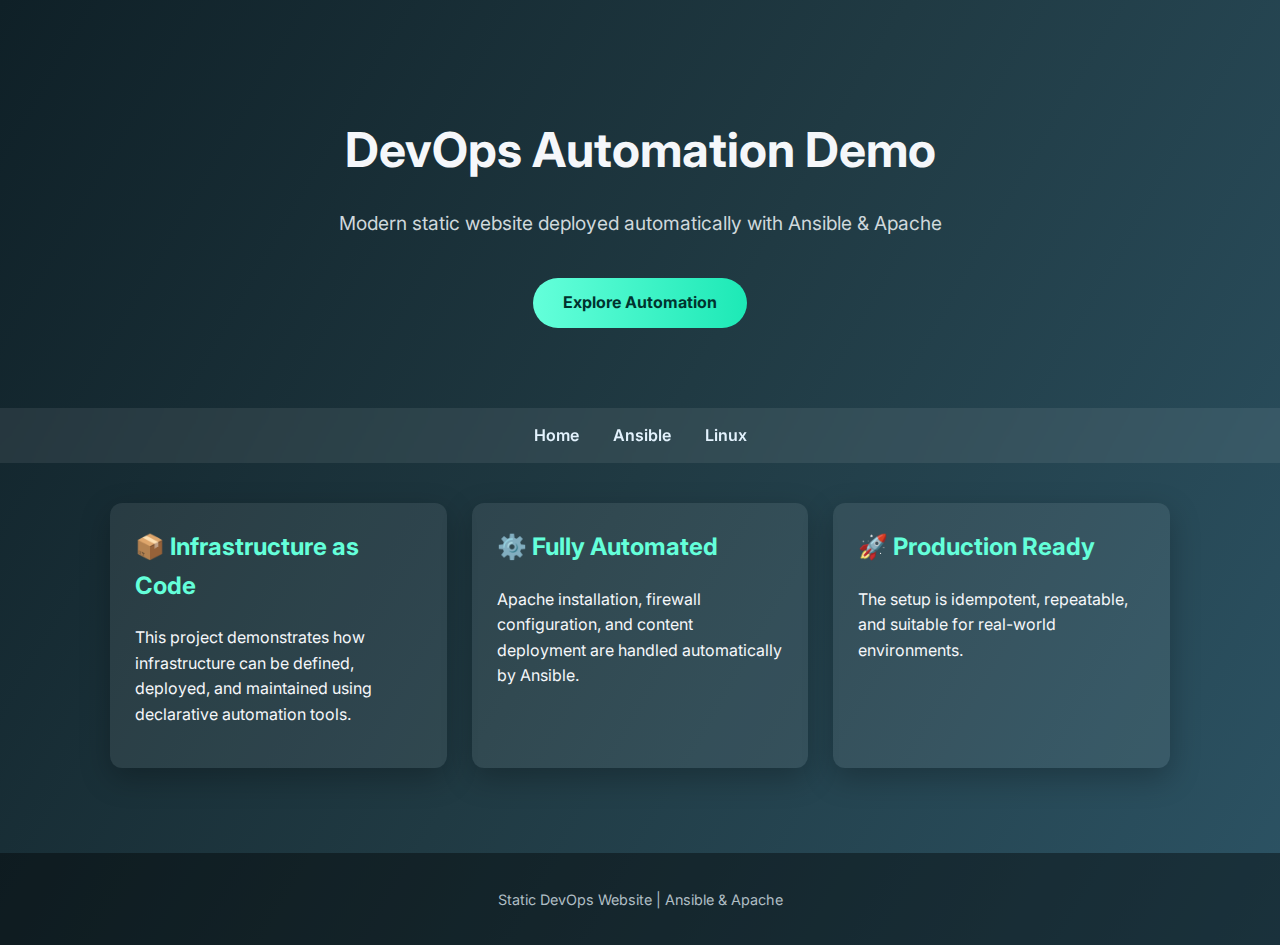
<file: index.html>
<!DOCTYPE html>
<html lang="en">
<head>
    <meta charset="UTF-8">
    <title>DevOps Automation Demo</title>
    <link rel="stylesheet" href="style.css">
</head>
<body>

<header>
    <h1>DevOps Automation Demo</h1>
    <p>Modern static website deployed automatically with Ansible & Apache</p>
    <a href="ansible.html" class="btn">Explore Automation</a>
</header>

<nav>
    <a href="index.html">Home</a>
    <a href="ansible.html">Ansible</a>
    <a href="linux.html">Linux</a>
</nav>

<main>
    <div class="grid">
        <div class="card">
            <h2>📦 Infrastructure as Code</h2>
            <p>
                This project demonstrates how infrastructure can be defined,
                deployed, and maintained using declarative automation tools.
            </p>
        </div>

        <div class="card">
            <h2>⚙️ Fully Automated</h2>
            <p>
                Apache installation, firewall configuration, and content
                deployment are handled automatically by Ansible.
            </p>
        </div>

        <div class="card">
            <h2>🚀 Production Ready</h2>
            <p>
                The setup is idempotent, repeatable, and suitable for real-world
                environments.
            </p>
        </div>
    </div>
</main>

<footer>
    <p>Static DevOps Website | Ansible & Apache</p>
</footer>

</body>
</html>
</file>
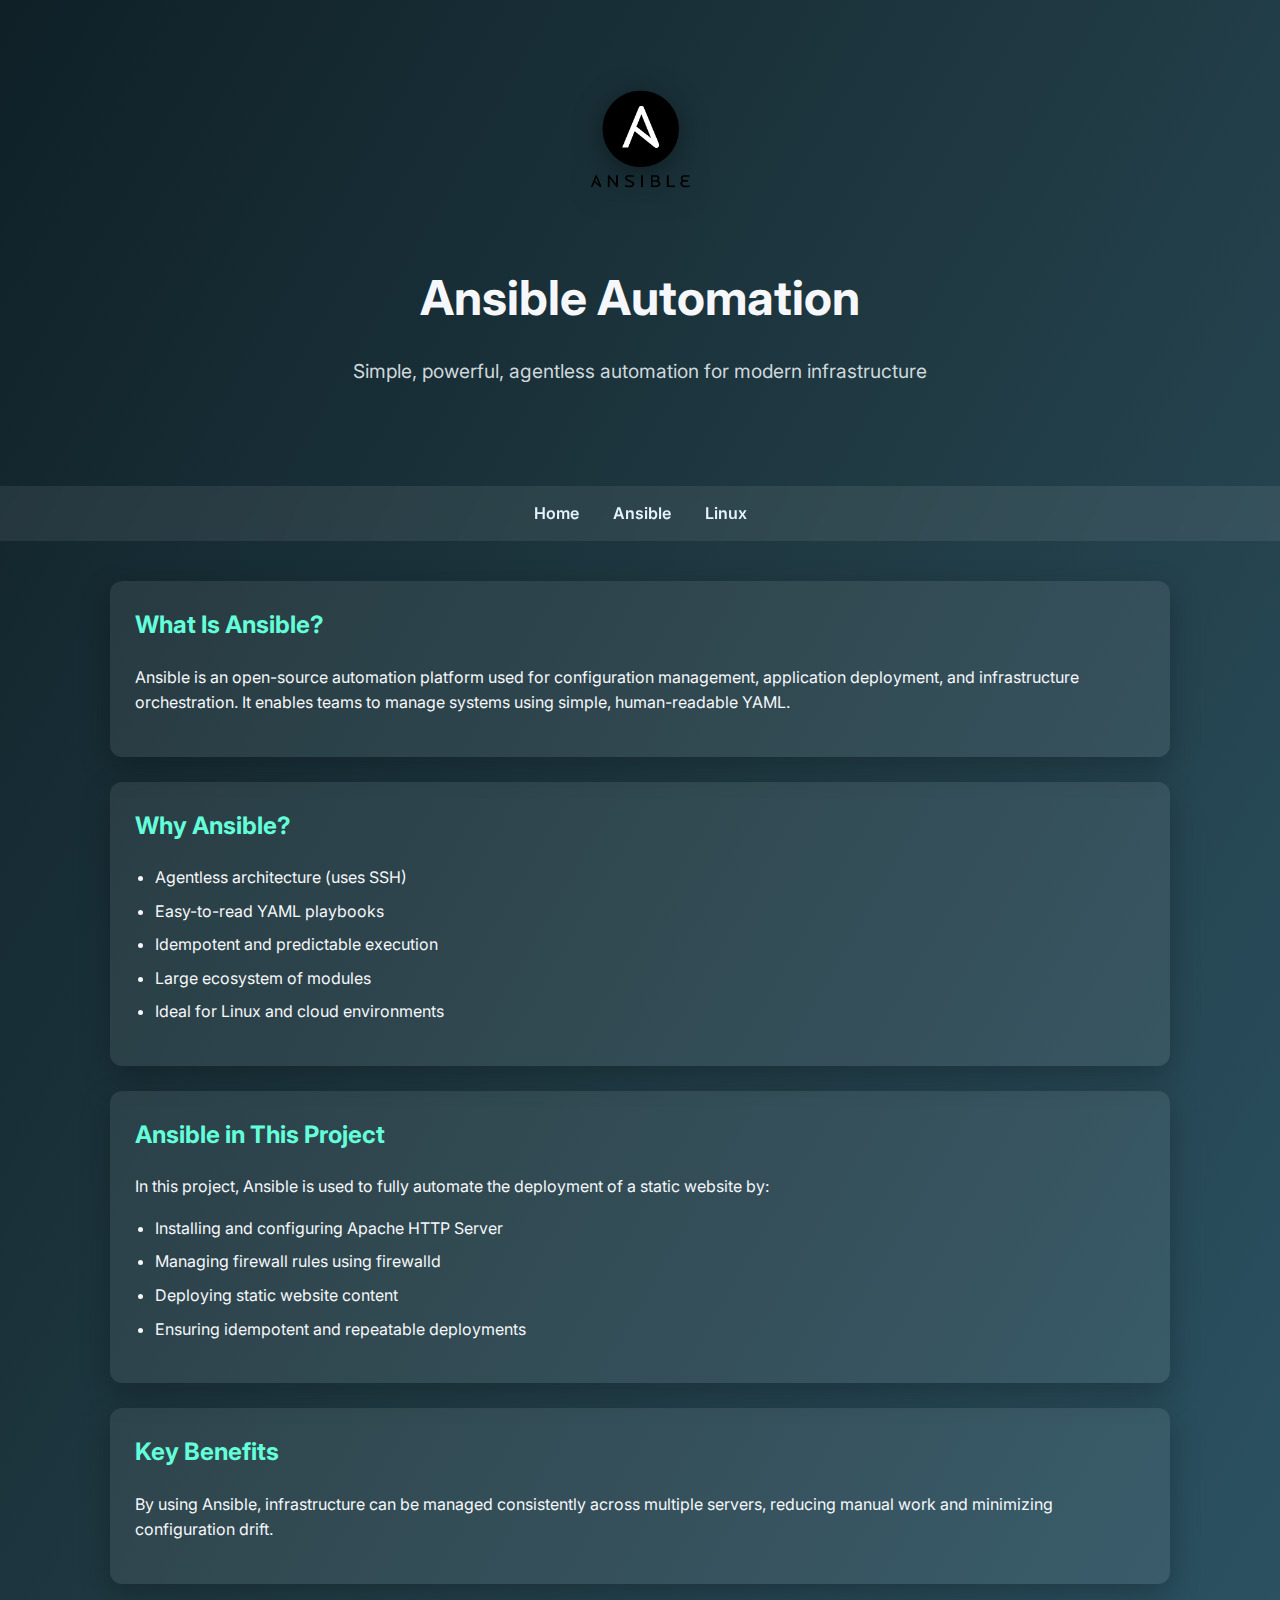
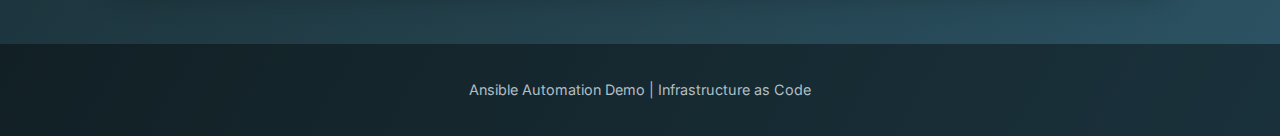
<file: ansible.html>
<!DOCTYPE html>
<html lang="en">
<head>
    <meta charset="UTF-8">
    <title>Ansible Automation</title>
    <link rel="stylesheet" href="style.css">
</head>
<body>

<header>
    <img src="images/Ansible_Logo.png" alt="Ansible Logo" class="logo">
    <h1>Ansible Automation</h1>
    <p>Simple, powerful, agentless automation for modern infrastructure</p>
</header>

<nav>
    <a href="index.html">Home</a>
    <a href="ansible.html">Ansible</a>
    <a href="linux.html">Linux</a>
</nav>

<main>
    <div class="card">
        <h2>What Is Ansible?</h2>
        <p>
            Ansible is an open-source automation platform used for configuration
            management, application deployment, and infrastructure orchestration.
            It enables teams to manage systems using simple, human-readable YAML.
        </p>
    </div>

    <div class="card">
        <h2>Why Ansible?</h2>
        <ul>
            <li>Agentless architecture (uses SSH)</li>
            <li>Easy-to-read YAML playbooks</li>
            <li>Idempotent and predictable execution</li>
            <li>Large ecosystem of modules</li>
            <li>Ideal for Linux and cloud environments</li>
        </ul>
    </div>

    <div class="card">
        <h2>Ansible in This Project</h2>
        <p>
            In this project, Ansible is used to fully automate the deployment
            of a static website by:
        </p>
        <ul>
            <li>Installing and configuring Apache HTTP Server</li>
            <li>Managing firewall rules using firewalld</li>
            <li>Deploying static website content</li>
            <li>Ensuring idempotent and repeatable deployments</li>
        </ul>
    </div>

    <div class="card">
        <h2>Key Benefits</h2>
        <p>
            By using Ansible, infrastructure can be managed consistently across
            multiple servers, reducing manual work and minimizing configuration
            drift.
        </p>
    </div>
</main>

<footer>
    <p>Ansible Automation Demo | Infrastructure as Code</p>
</footer>

</body>
</html>
</file>
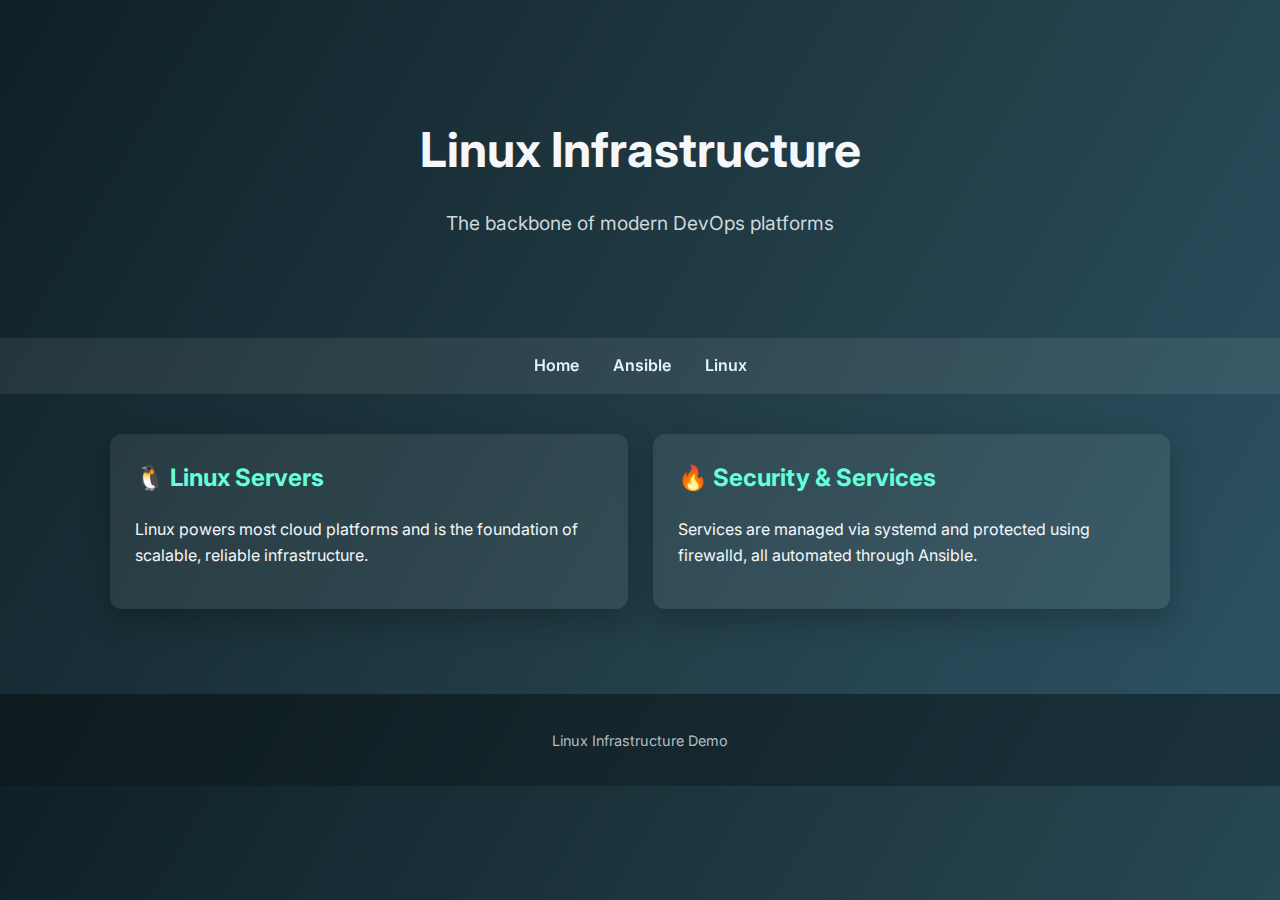
<file: linux.html>
<!DOCTYPE html>
<html lang="en">
<head>
    <meta charset="UTF-8">
    <title>Linux Infrastructure</title>
    <link rel="stylesheet" href="style.css">
</head>
<body>

<header>
    <h1>Linux Infrastructure</h1>
    <p>The backbone of modern DevOps platforms</p>
</header>

<nav>
    <a href="index.html">Home</a>
    <a href="ansible.html">Ansible</a>
    <a href="linux.html">Linux</a>
</nav>

<main>
    <div class="grid">
        <div class="card">
            <h2>🐧 Linux Servers</h2>
            <p>
                Linux powers most cloud platforms and is the foundation of
                scalable, reliable infrastructure.
            </p>
        </div>

        <div class="card">
            <h2>🔥 Security & Services</h2>
            <p>
                Services are managed via systemd and protected using firewalld,
                all automated through Ansible.
            </p>
        </div>
    </div>
</main>

<footer>
    <p>Linux Infrastructure Demo</p>
</footer>

</body>
</html>
</file>
<file: style.css>
/* Google Font */
@import url('https://fonts.googleapis.com/css2?family=Inter:wght@300;400;600;700&display=swap');

* {
    box-sizing: border-box;
}

body {
    margin: 0;
    font-family: 'Inter', sans-serif;
    background: linear-gradient(120deg, #0f2027, #203a43, #2c5364);
    color: #f5f7fa;
    line-height: 1.6;
}

/* HEADER / HERO */
header {
    padding: 80px 20px;
    text-align: center;
}

header h1 {
    font-size: 3rem;
    margin-bottom: 10px;
    font-weight: 700;
}

header p {
    font-size: 1.2rem;
    color: #cfd8dc;
}

/* NAVIGATION */
nav {
    background: rgba(255, 255, 255, 0.08);
    backdrop-filter: blur(10px);
    padding: 15px;
    text-align: center;
}

nav a {
    color: #e3f2fd;
    text-decoration: none;
    margin: 0 15px;
    font-weight: 600;
    transition: color 0.3s;
}

nav a:hover {
    color: #64ffda;
}

/* MAIN CONTENT */
main {
    max-width: 1100px;
    margin: 40px auto;
    padding: 0 20px;
}

/* CARDS */
.card {
    background: rgba(255, 255, 255, 0.08);
    border-radius: 12px;
    padding: 25px;
    margin-bottom: 25px;
    box-shadow: 0 10px 30px rgba(0, 0, 0, 0.25);
}

.card h2 {
    margin-top: 0;
    color: #64ffda;
}

.card ul {
    padding-left: 20px;
}

.card li {
    margin-bottom: 8px;
}

/* GRID */
.grid {
    display: grid;
    grid-template-columns: repeat(auto-fit, minmax(280px, 1fr));
    gap: 25px;
}

/* FOOTER */
footer {
    background: rgba(0, 0, 0, 0.4);
    padding: 20px;
    text-align: center;
    font-size: 0.9rem;
    color: #b0bec5;
    margin-top: 60px;
}

/* BUTTON */
.btn {
    display: inline-block;
    margin-top: 20px;
    padding: 12px 30px;
    border-radius: 30px;
    background: linear-gradient(90deg, #64ffda, #1de9b6);
    color: #00332e;
    text-decoration: none;
    font-weight: 700;
    transition: transform 0.3s, box-shadow 0.3s;
}

.btn:hover {
    transform: translateY(-3px);
    box-shadow: 0 10px 25px rgba(0, 0, 0, 0.3);
}

/* ANSIBLE LOGO */
.logo {
    width: 120px;
    margin-bottom: 20px;
    filter: drop-shadow(0 5px 15px rgba(0, 0, 0, 0.4));
}
.logo:hover {
    filter: drop-shadow(0 8px 20px rgba(0, 0, 0, 0.6));
}
</file>
